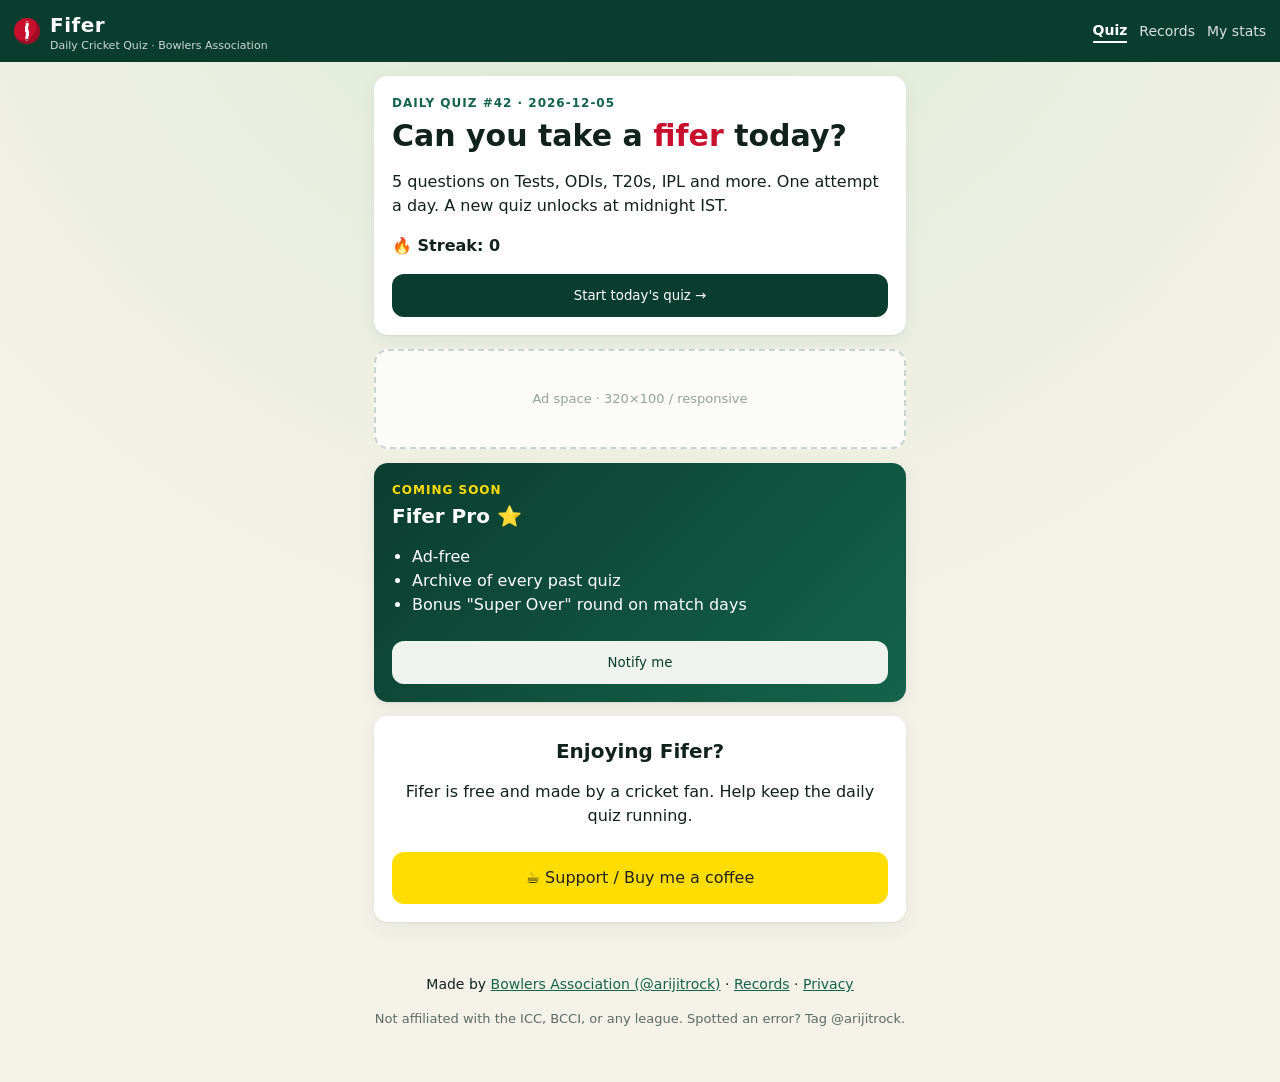
<file: index.html>
<!doctype html>
<html lang="en">
<head>
<meta charset="utf-8">
<meta name="viewport" content="width=device-width, initial-scale=1, viewport-fit=cover">
<title>Fifer: Daily Cricket Quiz by Bowlers Association</title>
<meta name="description" content="5 cricket questions a day. Keep your streak, share your score on X. By Bowlers Association (@arijitrock).">
<meta name="theme-color" content="#0b3d2e">
<meta property="og:title" content="Fifer: Daily Cricket Quiz">
<meta property="og:description" content="5 questions. 1 shot a day. Can you take a fifer?">
<meta property="og:type" content="website">
<meta name="twitter:card" content="summary">
<meta name="twitter:site" content="@arijitrock">
<link rel="icon" href="assets/favicon.svg" type="image/svg+xml">
<link rel="stylesheet" href="css/style.css">
<!-- AdSense: once approved, paste the AdSense <script async src=".../adsbygoogle.js?client=ca-pub-XXXX"> tag here. -->
</head>
<body>
<header class="top">
  <a class="brand" href="index.html"><span class="ball" aria-hidden="true"></span><span><b>Fifer</b><small>Daily Cricket Quiz · Bowlers Association</small></span></a>
  <nav>
    <a href="index.html" aria-current="page">Quiz</a>
    <a href="stats.html">Records</a>
    <button id="btnMyStats" class="linklike" type="button">My stats</button>
  </nav>
</header>

<main id="app">
  <section id="intro" class="card">
    <p class="kicker" id="quizLabel">Daily quiz</p>
    <h1>Can you take a <span class="hl">fifer</span> today?</h1>
    <p>5 questions on Tests, ODIs, T20s, IPL and more. One attempt a day. A new quiz unlocks at midnight IST.</p>
    <div class="streakline"><span id="streakIntro">🔥 Streak: 0</span></div>
    <button id="btnStart" class="btn primary" type="button" disabled>Loading…</button>
  </section>

  <section id="quiz" class="card hidden" aria-live="polite">
    <div class="progress"><span id="qNum">Q1/5</span><span id="qCat" class="chip"></span></div>
    <div class="balls" id="ballTrack" aria-hidden="true"></div>
    <h2 id="qText"></h2>
    <div id="options" class="options"></div>
    <p id="fact" class="fact hidden"></p>
    <button id="btnNext" class="btn primary hidden" type="button">Next ball →</button>
  </section>

  <section id="result" class="card hidden">
    <p class="kicker" id="resLabel"></p>
    <h2 id="resTitle"></h2>
    <div id="resGrid" class="grid"></div>
    <p id="resMsg"></p>
    <div class="row">
      <button id="btnShare" class="btn x" type="button">Share on X</button>
      <button id="btnCopy" class="btn ghost" type="button">Copy result</button>
    </div>
    <p class="muted small" id="nextIn"></p>
    <div id="review" class="review"></div>
  </section>

  <!-- Monetization: AdSense-ready slot (placeholder until approved) -->
  <aside class="ad-slot" aria-label="Advertisement">
    <!-- Replace the placeholder with:
    <ins class="adsbygoogle" style="display:block" data-ad-client="ca-pub-XXXXXXXXXXXX" data-ad-slot="XXXXXXXXXX" data-ad-format="auto" data-full-width-responsive="true"></ins>
    <script>(adsbygoogle = window.adsbygoogle || []).push({});</script> -->
    <div class="ad-placeholder">Ad space · 320×100 / responsive</div>
  </aside>

  <section class="card pro" id="pro">
    <p class="kicker">Coming soon</p>
    <h2>Fifer Pro ⭐</h2>
    <ul>
      <li>Ad-free</li>
      <li>Archive of every past quiz</li>
      <li>Bonus "Super Over" round on match days</li>
    </ul>
    <button class="btn ghost" id="btnPro" type="button">Notify me</button>
    <p class="muted small hidden" id="proNote">Thanks. Follow <a href="https://x.com/arijitrock" target="_blank" rel="noopener">@arijitrock</a> for the launch.</p>
  </section>

  <section class="card support">
    <h2>Enjoying Fifer?</h2>
    <p>Fifer is free and made by a cricket fan. Help keep the daily quiz running.</p>
    <!-- Placeholder: replace href with a real Buy Me a Coffee / Ko-fi / UPI link -->
    <a class="btn coffee" id="supportLink" href="#support-coming-soon">☕ Support / Buy me a coffee</a>
  </section>
</main>

<dialog id="statsDlg">
  <form method="dialog">
    <h2>My stats</h2>
    <div class="statgrid">
      <div><b id="sPlayed">0</b><span>Played</span></div>
      <div><b id="sAvg">0</b><span>Avg score</span></div>
      <div><b id="sStreak">0</b><span>Streak</span></div>
      <div><b id="sMax">0</b><span>Best streak</span></div>
      <div><b id="sFifers">0</b><span>Fifers (5/5)</span></div>
    </div>
    <h3>Score distribution</h3>
    <div id="dist" class="dist"></div>
    <button class="btn primary" value="close">Close</button>
  </form>
</dialog>

<footer class="foot">
  <p>Made by <a href="https://x.com/arijitrock" target="_blank" rel="noopener">Bowlers Association (@arijitrock)</a> · <a href="stats.html">Records</a> · <a href="privacy.html">Privacy</a></p>
  <p class="muted small">Not affiliated with the ICC, BCCI, or any league. Spotted an error? Tag @arijitrock.</p>
</footer>
<script src="js/common.js"></script>
<script src="js/app.js"></script>
</body>
</html>
</file>
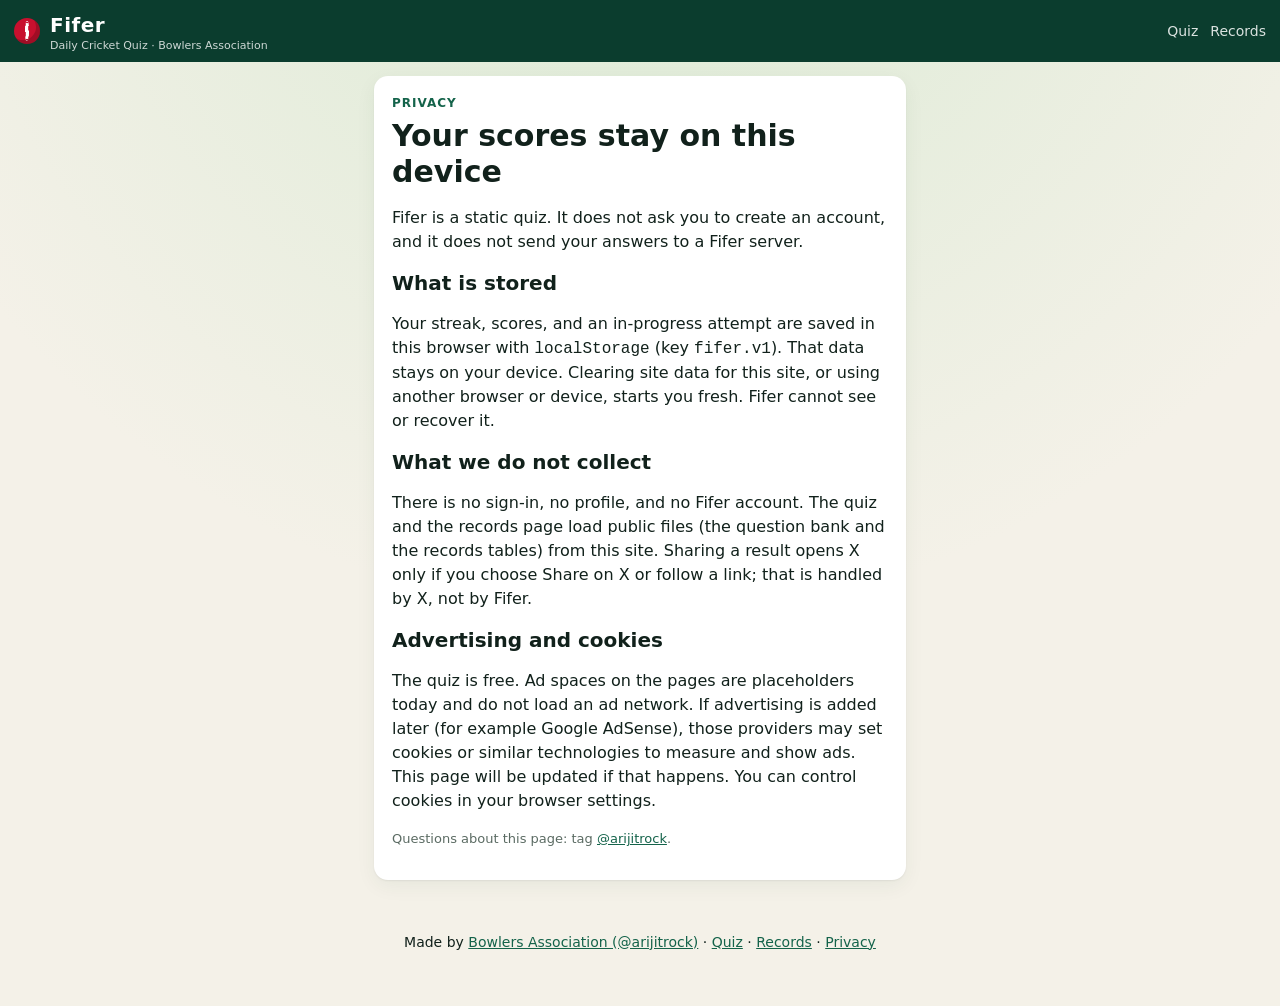
<file: privacy.html>
<!doctype html>
<html lang="en">
<head>
<meta charset="utf-8">
<meta name="viewport" content="width=device-width, initial-scale=1, viewport-fit=cover">
<title>Privacy | Fifer: Daily Cricket Quiz</title>
<meta name="description" content="How Fifer stores your quiz progress. Scores stay in this browser. No account is required.">
<meta name="theme-color" content="#0b3d2e">
<link rel="icon" href="assets/favicon.svg" type="image/svg+xml">
<link rel="stylesheet" href="css/style.css">
</head>
<body>
<header class="top">
  <a class="brand" href="index.html"><span class="ball" aria-hidden="true"></span><span><b>Fifer</b><small>Daily Cricket Quiz · Bowlers Association</small></span></a>
  <nav>
    <a href="index.html">Quiz</a>
    <a href="stats.html">Records</a>
  </nav>
</header>
<main>
  <section class="card">
    <p class="kicker">Privacy</p>
    <h1>Your scores stay on this device</h1>
    <p>Fifer is a static quiz. It does not ask you to create an account, and it does not send your answers to a Fifer server.</p>
    <h2>What is stored</h2>
    <p>Your streak, scores, and an in-progress attempt are saved in this browser with <code>localStorage</code> (key <code>fifer.v1</code>). That data stays on your device. Clearing site data for this site, or using another browser or device, starts you fresh. Fifer cannot see or recover it.</p>
    <h2>What we do not collect</h2>
    <p>There is no sign-in, no profile, and no Fifer account. The quiz and the records page load public files (the question bank and the records tables) from this site. Sharing a result opens X only if you choose Share on X or follow a link; that is handled by X, not by Fifer.</p>
    <h2>Advertising and cookies</h2>
    <p>The quiz is free. Ad spaces on the pages are placeholders today and do not load an ad network. If advertising is added later (for example Google AdSense), those providers may set cookies or similar technologies to measure and show ads. This page will be updated if that happens. You can control cookies in your browser settings.</p>
    <p class="muted small">Questions about this page: tag <a href="https://x.com/arijitrock" target="_blank" rel="noopener">@arijitrock</a>.</p>
  </section>
</main>
<footer class="foot">
  <p>Made by <a href="https://x.com/arijitrock" target="_blank" rel="noopener">Bowlers Association (@arijitrock)</a> · <a href="index.html">Quiz</a> · <a href="stats.html">Records</a> · <a href="privacy.html">Privacy</a></p>
</footer>
</body>
</html>
</file>
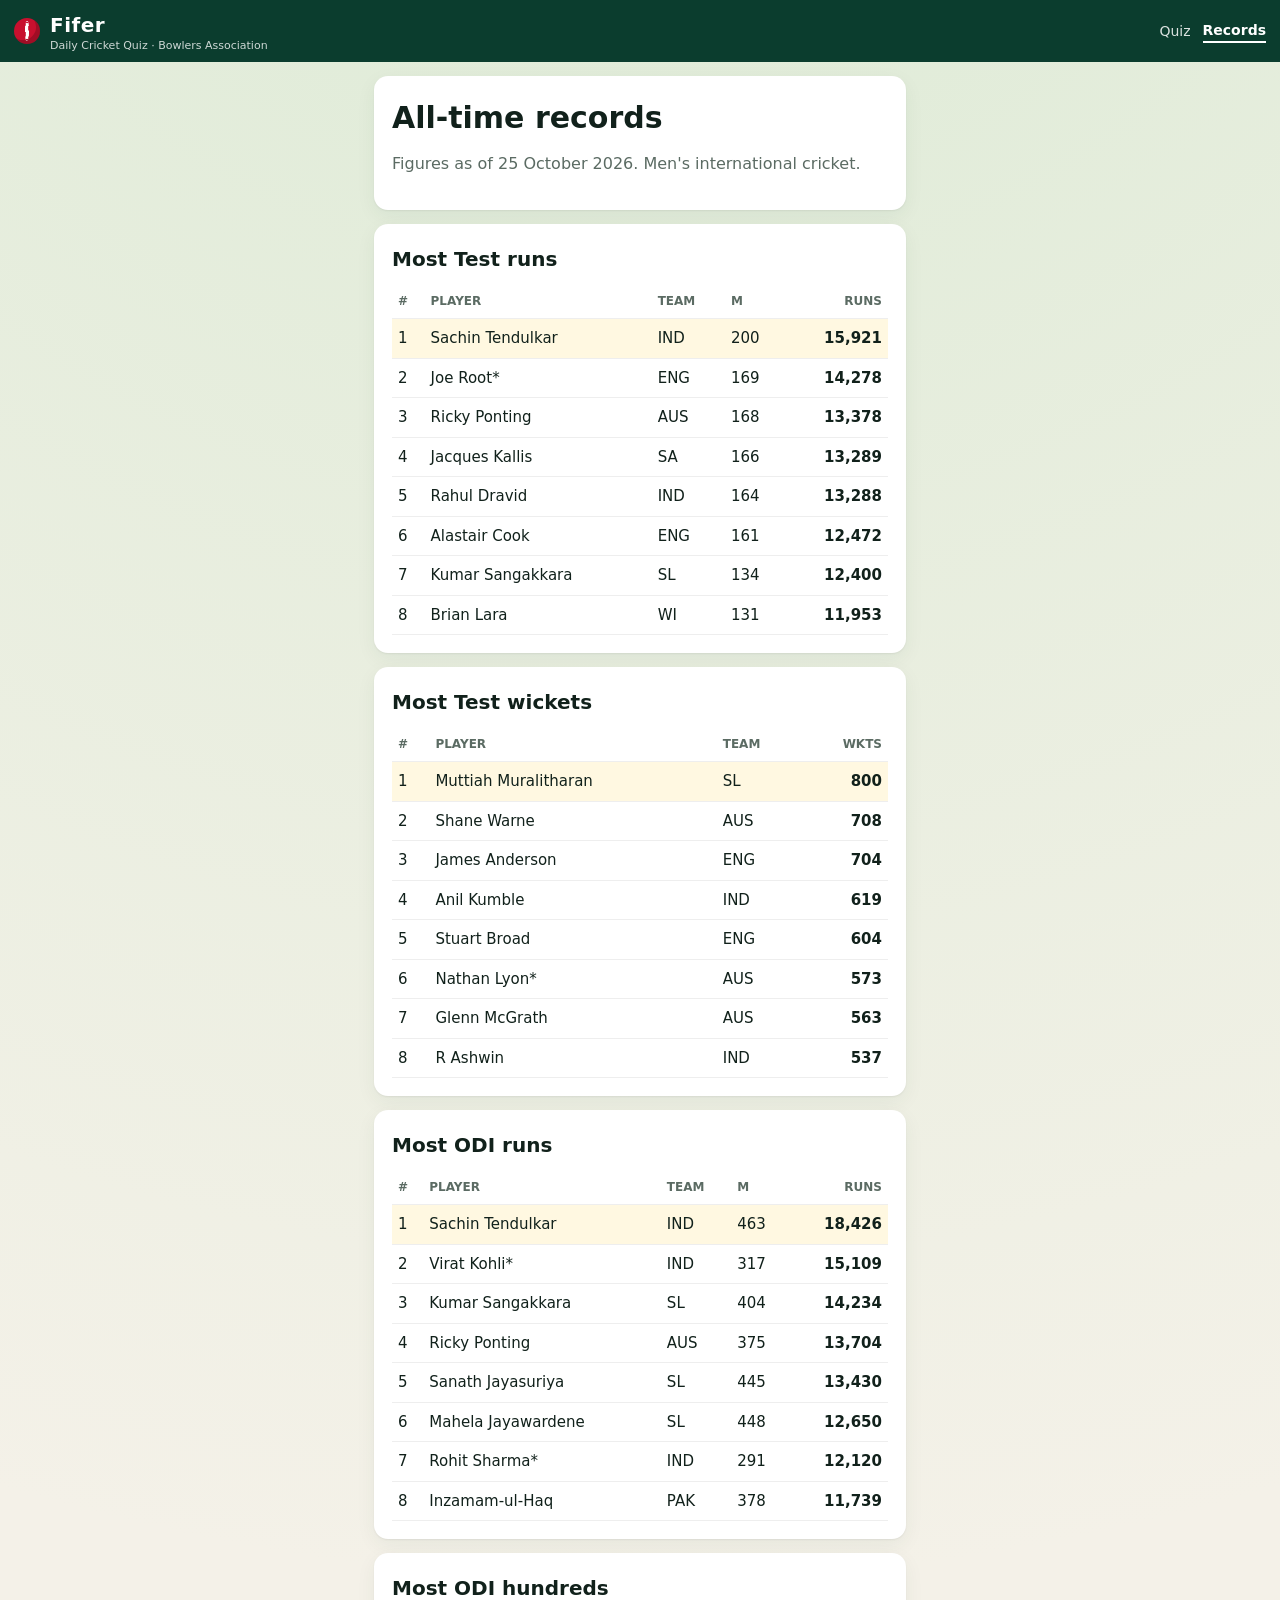
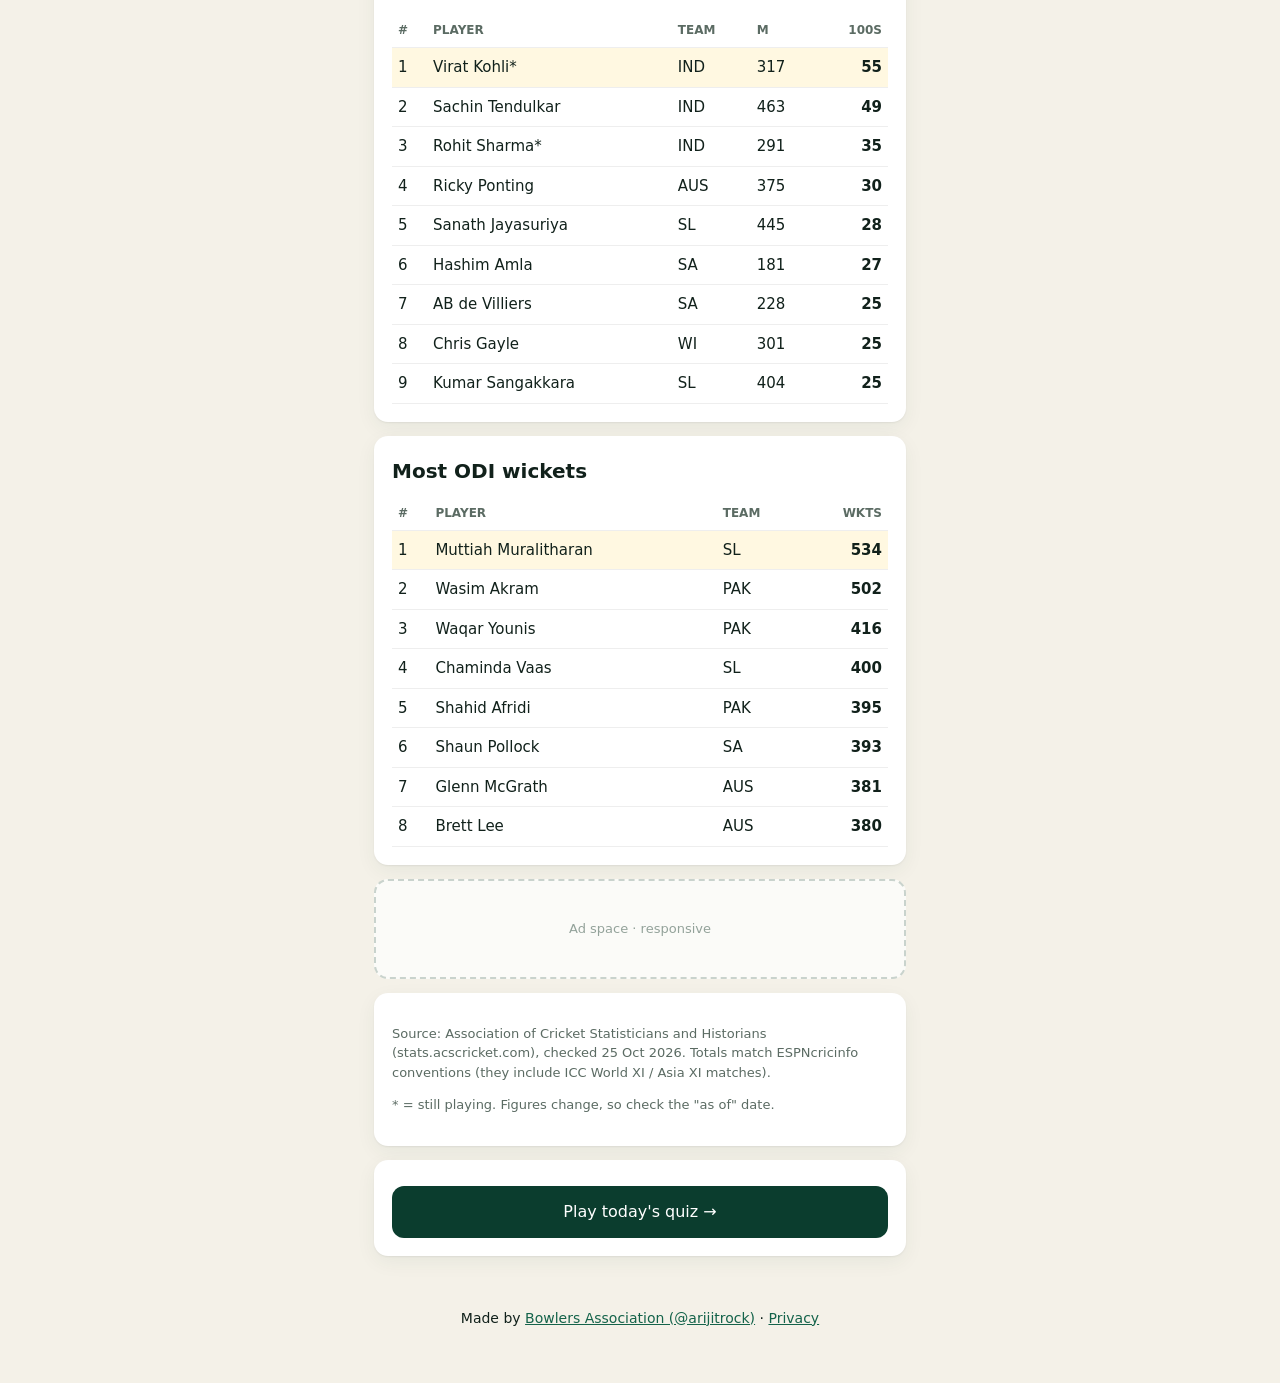
<file: stats.html>
<!doctype html>
<html lang="en">
<head>
<meta charset="utf-8">
<meta name="viewport" content="width=device-width, initial-scale=1, viewport-fit=cover">
<title>Cricket records: Test and ODI all-time leaders | Fifer</title>
<meta name="description" content="All-time records: most Test runs, Test wickets, ODI runs, ODI hundreds and ODI wickets.">
<meta name="theme-color" content="#0b3d2e">
<link rel="icon" href="assets/favicon.svg" type="image/svg+xml">
<link rel="stylesheet" href="css/style.css">
</head>
<body>
<header class="top">
  <a class="brand" href="index.html"><span class="ball" aria-hidden="true"></span><span><b>Fifer</b><small>Daily Cricket Quiz · Bowlers Association</small></span></a>
  <nav>
    <a href="index.html">Quiz</a>
    <a href="stats.html" aria-current="page">Records</a>
  </nav>
</header>
<main>
  <section class="card">
    <h1>All-time records</h1>
    <p class="muted" id="asOf">Loading…</p>
  </section>
  <div id="tables"></div>
  <aside class="ad-slot" aria-label="Advertisement"><div class="ad-placeholder">Ad space · responsive</div></aside>
  <section class="card"><p class="small muted" id="source"></p><p class="small muted">* = still playing. Figures change, so check the "as of" date.</p></section>
  <section class="card support"><a class="btn primary" href="index.html">Play today's quiz →</a></section>
</main>
<footer class="foot"><p>Made by <a href="https://x.com/arijitrock" target="_blank" rel="noopener">Bowlers Association (@arijitrock)</a> · <a href="privacy.html">Privacy</a></p></footer>
<script src="js/common.js"></script>
<script src="js/stats.js"></script>
</body>
</html>
</file>
<file: css/style.css>
:root{--green:#0b3d2e;--green2:#14634a;--pitch:#e9dcb8;--red:#c8102e;--ink:#11211b;--muted:#5b6b63;--bg:#f4f1e8;--card:#fff;--ok:#1f9d55;--no:#d64545;--r:14px}
*{box-sizing:border-box}
html{-webkit-text-size-adjust:100%}
body{margin:0;font:16px/1.5 system-ui,-apple-system,"Segoe UI",Roboto,"Noto Sans",sans-serif;color:var(--ink);background:var(--bg);background-image:radial-gradient(circle at 50% -20%,#d9ead3 0,transparent 60%)}
a{color:var(--green2)}
.top{position:sticky;top:0;z-index:5;display:flex;align-items:center;justify-content:space-between;gap:8px;padding:10px 14px;background:var(--green);color:#fff}
.brand{display:flex;align-items:center;gap:10px;color:#fff;text-decoration:none}
.brand b{display:block;font-size:20px;letter-spacing:.5px}
.brand small{display:block;font-size:11px;opacity:.8;line-height:1.1}
.ball{width:26px;height:26px;border-radius:50%;background:var(--red);box-shadow:inset -4px -4px 0 rgba(0,0,0,.2);position:relative;flex:none}
.ball:after{content:"";position:absolute;inset:3px 11px;border-left:2px dashed #fff;border-right:2px dashed #fff;border-radius:40%}
nav{display:flex;gap:12px;align-items:center;font-size:14px}
nav a,.linklike{white-space:nowrap;color:#fff;text-decoration:none;opacity:.85;background:none;border:0;font:inherit;cursor:pointer;padding:0}
nav a[aria-current]{opacity:1;font-weight:700;border-bottom:2px solid #fff}
main{max-width:560px;margin:0 auto;padding:14px}
.card{background:var(--card);border-radius:var(--r);padding:18px;margin:0 0 14px;box-shadow:0 1px 2px rgba(0,0,0,.06),0 6px 20px rgba(11,61,46,.06)}
h1{font-size:26px;line-height:1.2;margin:.2em 0 .4em}
h2{font-size:20px;line-height:1.3;margin:.2em 0 .6em}
.hl{color:var(--red)}
.kicker{text-transform:uppercase;font-size:12px;letter-spacing:1px;color:var(--green2);font-weight:700;margin:0}
.muted{color:var(--muted)}.small{font-size:13px}
.hidden{display:none!important}
.btn{display:inline-block;width:100%;padding:14px 16px;border-radius:12px;border:0;font:600 16px/1.2 inherit;font-family:inherit;cursor:pointer;text-align:center;text-decoration:none;margin-top:8px}
.btn.primary{background:var(--green);color:#fff}.btn.primary:disabled{opacity:.6}
.btn.x{background:#000;color:#fff}
.btn.ghost{background:#eef3ef;color:var(--green)}
.btn.coffee{background:#ffdd00;color:#222}
.row{display:flex;gap:8px}.row .btn{flex:1}
.streakline{margin:8px 0;font-weight:600}
.progress{display:flex;justify-content:space-between;align-items:center;font-size:14px;color:var(--muted)}
.chip{background:var(--pitch);color:var(--green);padding:2px 10px;border-radius:99px;font-weight:600;font-size:12px}
.balls{display:flex;gap:8px;margin:10px 0 14px}
.balls .b{width:18px;height:18px;border-radius:50%;background:#e3e3e3}
.balls .b.cur{background:var(--red);box-shadow:0 0 0 3px #f5c2c9}
.balls .b.ok{background:var(--ok)}.balls .b.no{background:var(--no)}
.options{display:grid;gap:10px}
.opt{padding:14px;border-radius:12px;border:2px solid #dfe7e2;background:#fafcfb;font:500 16px/1.3 inherit;font-family:inherit;text-align:left;cursor:pointer;color:var(--ink)}
.opt:hover:not(:disabled){border-color:var(--green2)}
.opt.correct{border-color:var(--ok);background:#e7f6ed}
.opt.wrong{border-color:var(--no);background:#fdeaea}
.opt:disabled{cursor:default}
.fact{background:#f6f3e7;border-left:4px solid var(--pitch);padding:10px 12px;border-radius:8px;margin:12px 0 0;font-size:15px}
.grid{font-size:34px;letter-spacing:4px;margin:6px 0}
.review details{border-top:1px solid #eee;padding:8px 0;font-size:14px}
.review summary{cursor:pointer}
.ad-slot{margin:0 0 14px}
.ad-placeholder{border:2px dashed #c9d3cd;border-radius:var(--r);min-height:100px;display:flex;align-items:center;justify-content:center;color:#93a29a;font-size:13px;background:#fbfbf8}
.pro{background:linear-gradient(135deg,#0b3d2e,#14634a);color:#fff}.pro .kicker{color:#ffdd00}.pro ul{padding-left:20px}.pro a{color:#ffdd00}
.support{text-align:center}
.foot{text-align:center;padding:10px 14px 40px;font-size:14px}
dialog{border:0;border-radius:var(--r);padding:20px;width:min(92vw,420px)}
dialog::backdrop{background:rgba(0,0,0,.45)}
.statgrid{display:grid;grid-template-columns:repeat(5,1fr);gap:6px;text-align:center}
.statgrid b{display:block;font-size:24px}.statgrid span{font-size:11px;color:var(--muted)}
.dist .bar{display:flex;align-items:center;gap:8px;margin:4px 0;font-size:13px}
.dist i{background:var(--green2);color:#fff;font-style:normal;padding:1px 6px;border-radius:4px;text-align:right}
.tbl-wrap{overflow-x:auto}
table{width:100%;border-collapse:collapse;font-size:15px}
th,td{padding:8px 6px;border-bottom:1px solid #eee;text-align:left}
th{font-size:12px;text-transform:uppercase;color:var(--muted)}
.num{text-align:right}
tbody tr:nth-child(1) td{background:#fff8e1}
@media (min-width:600px){h1{font-size:30px}}
</file>
